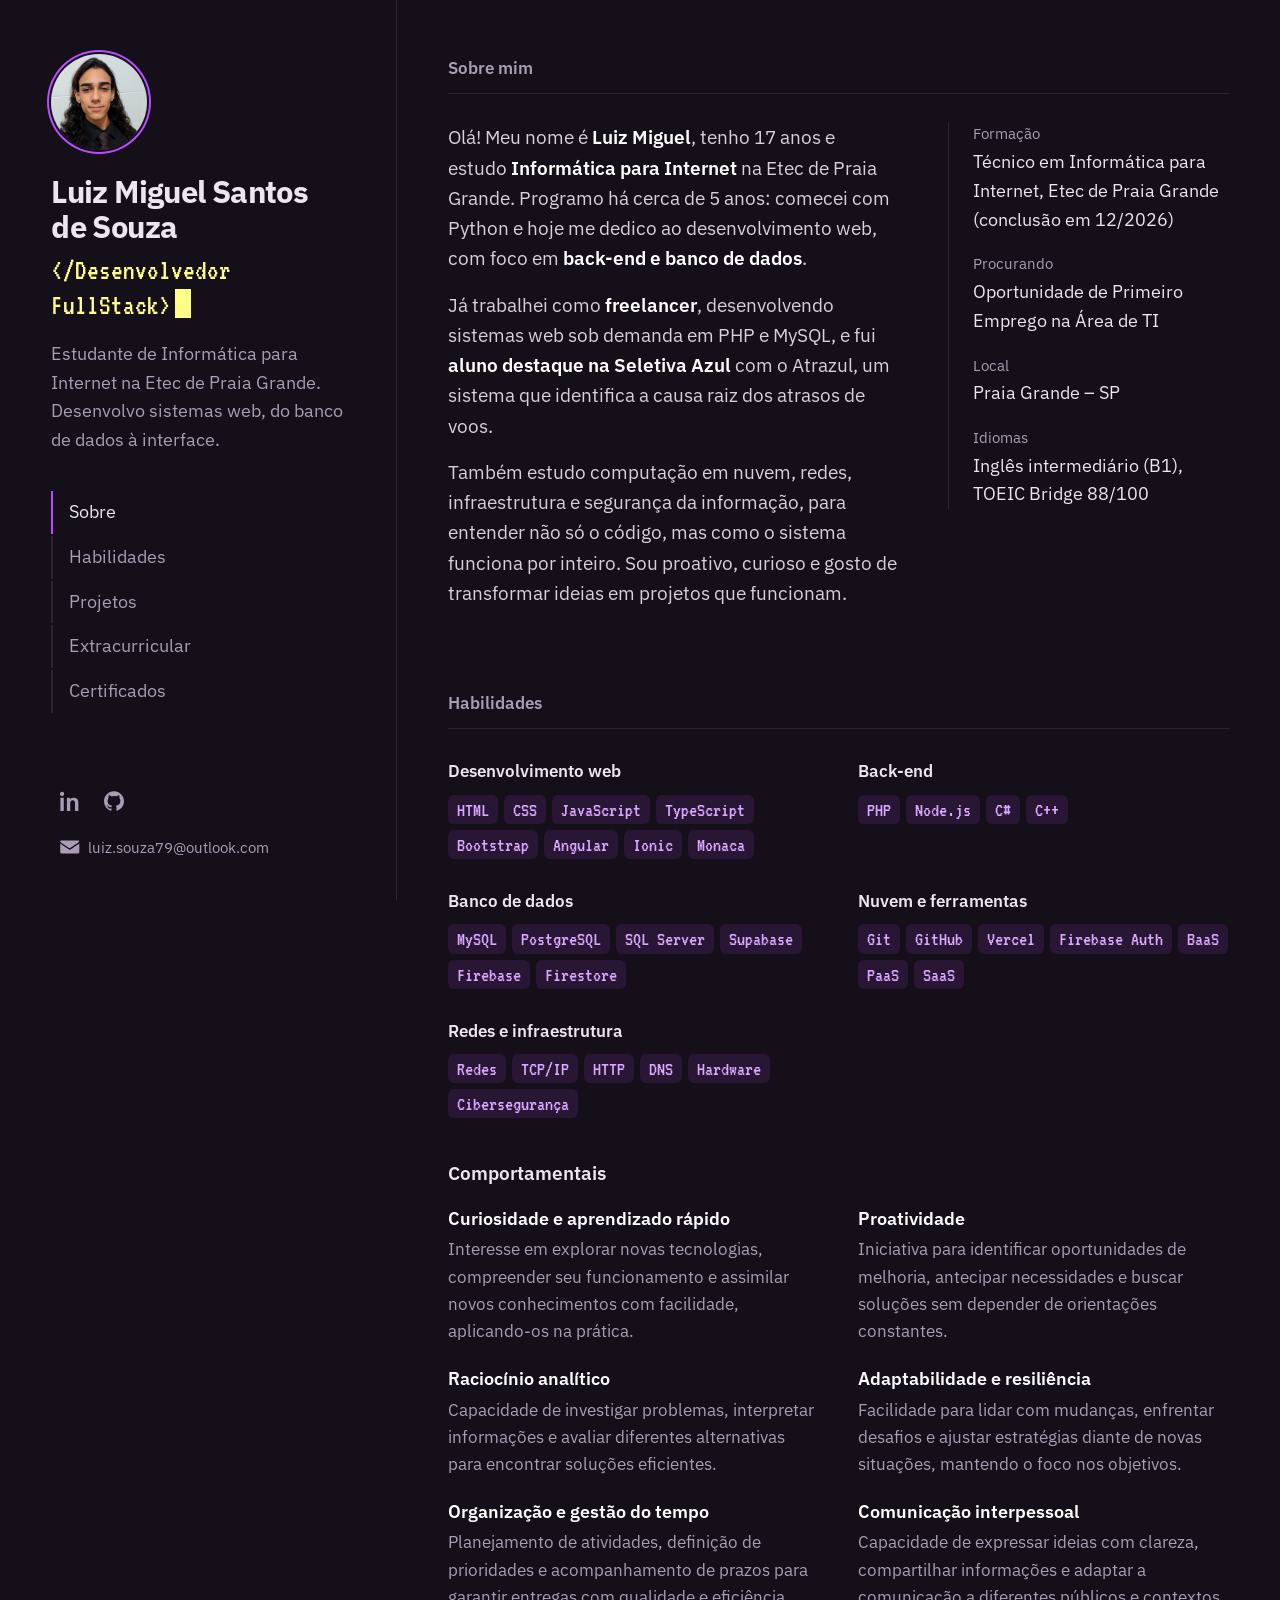
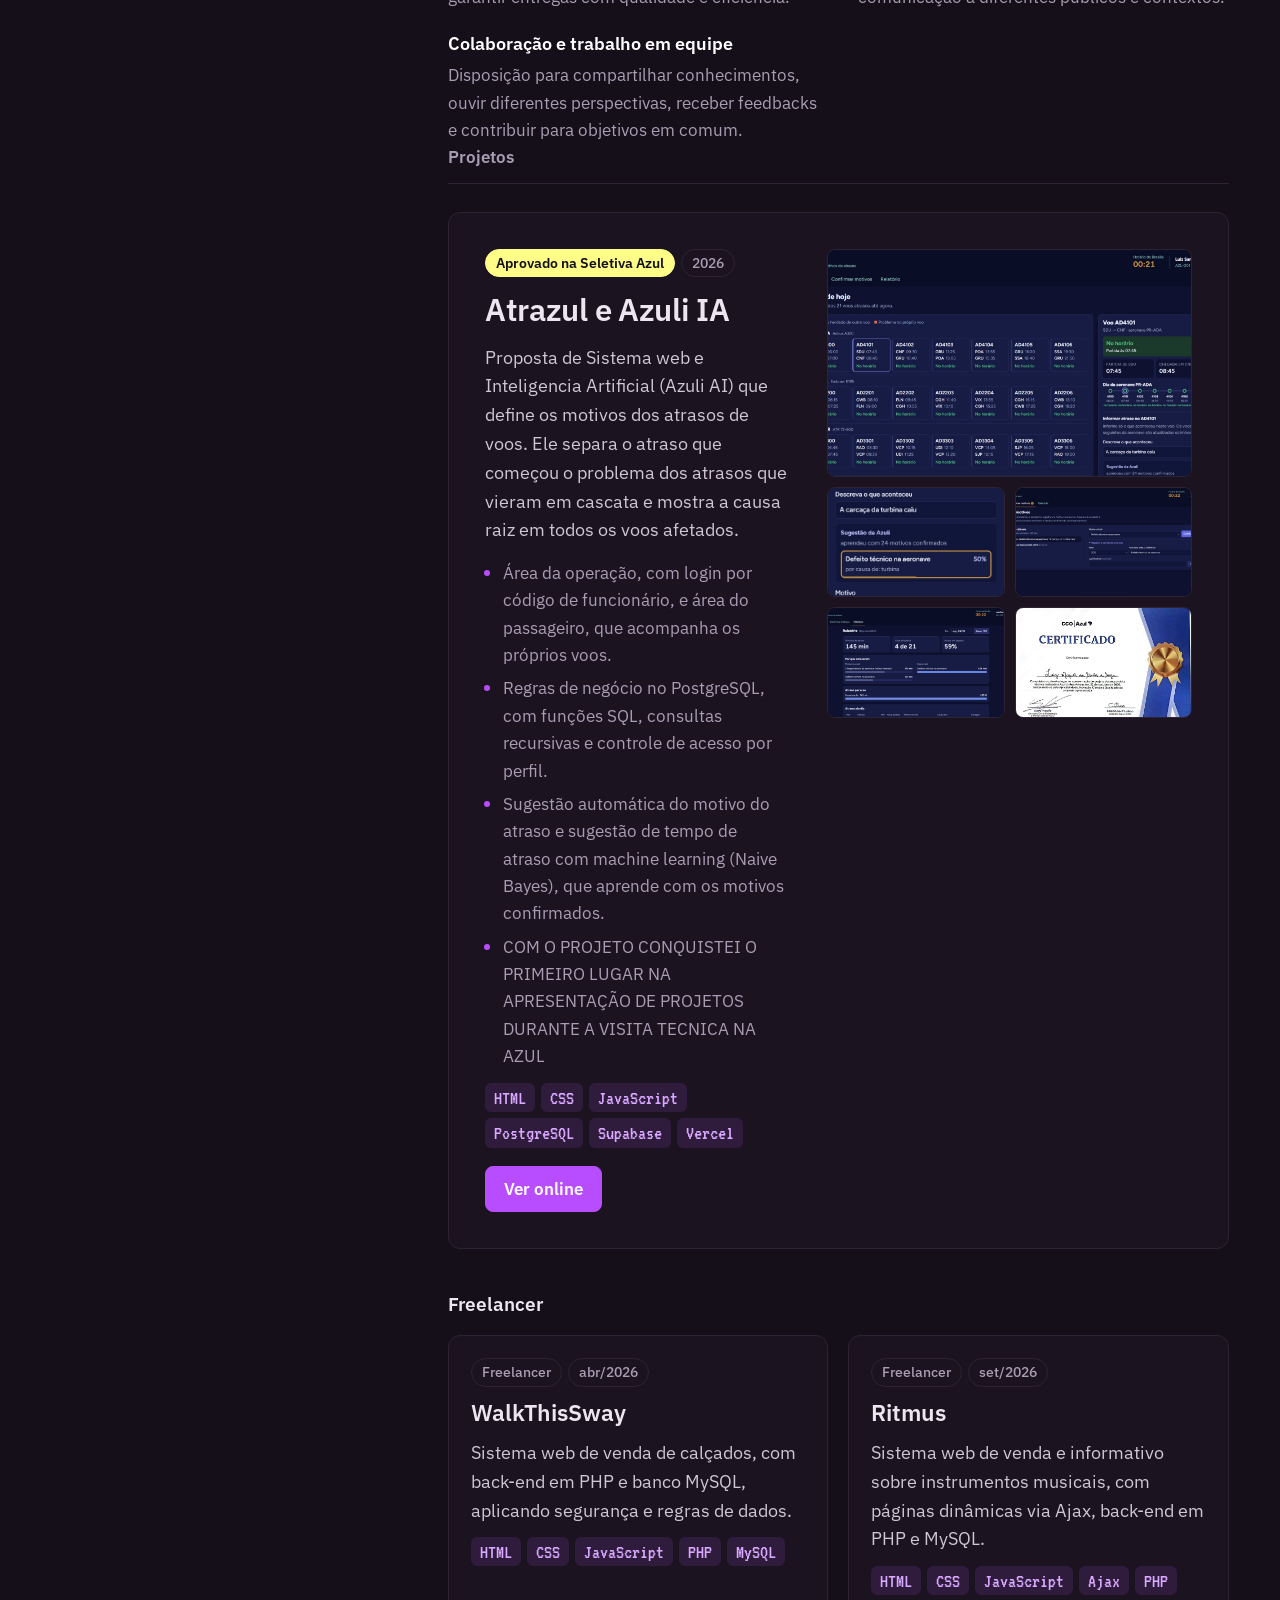
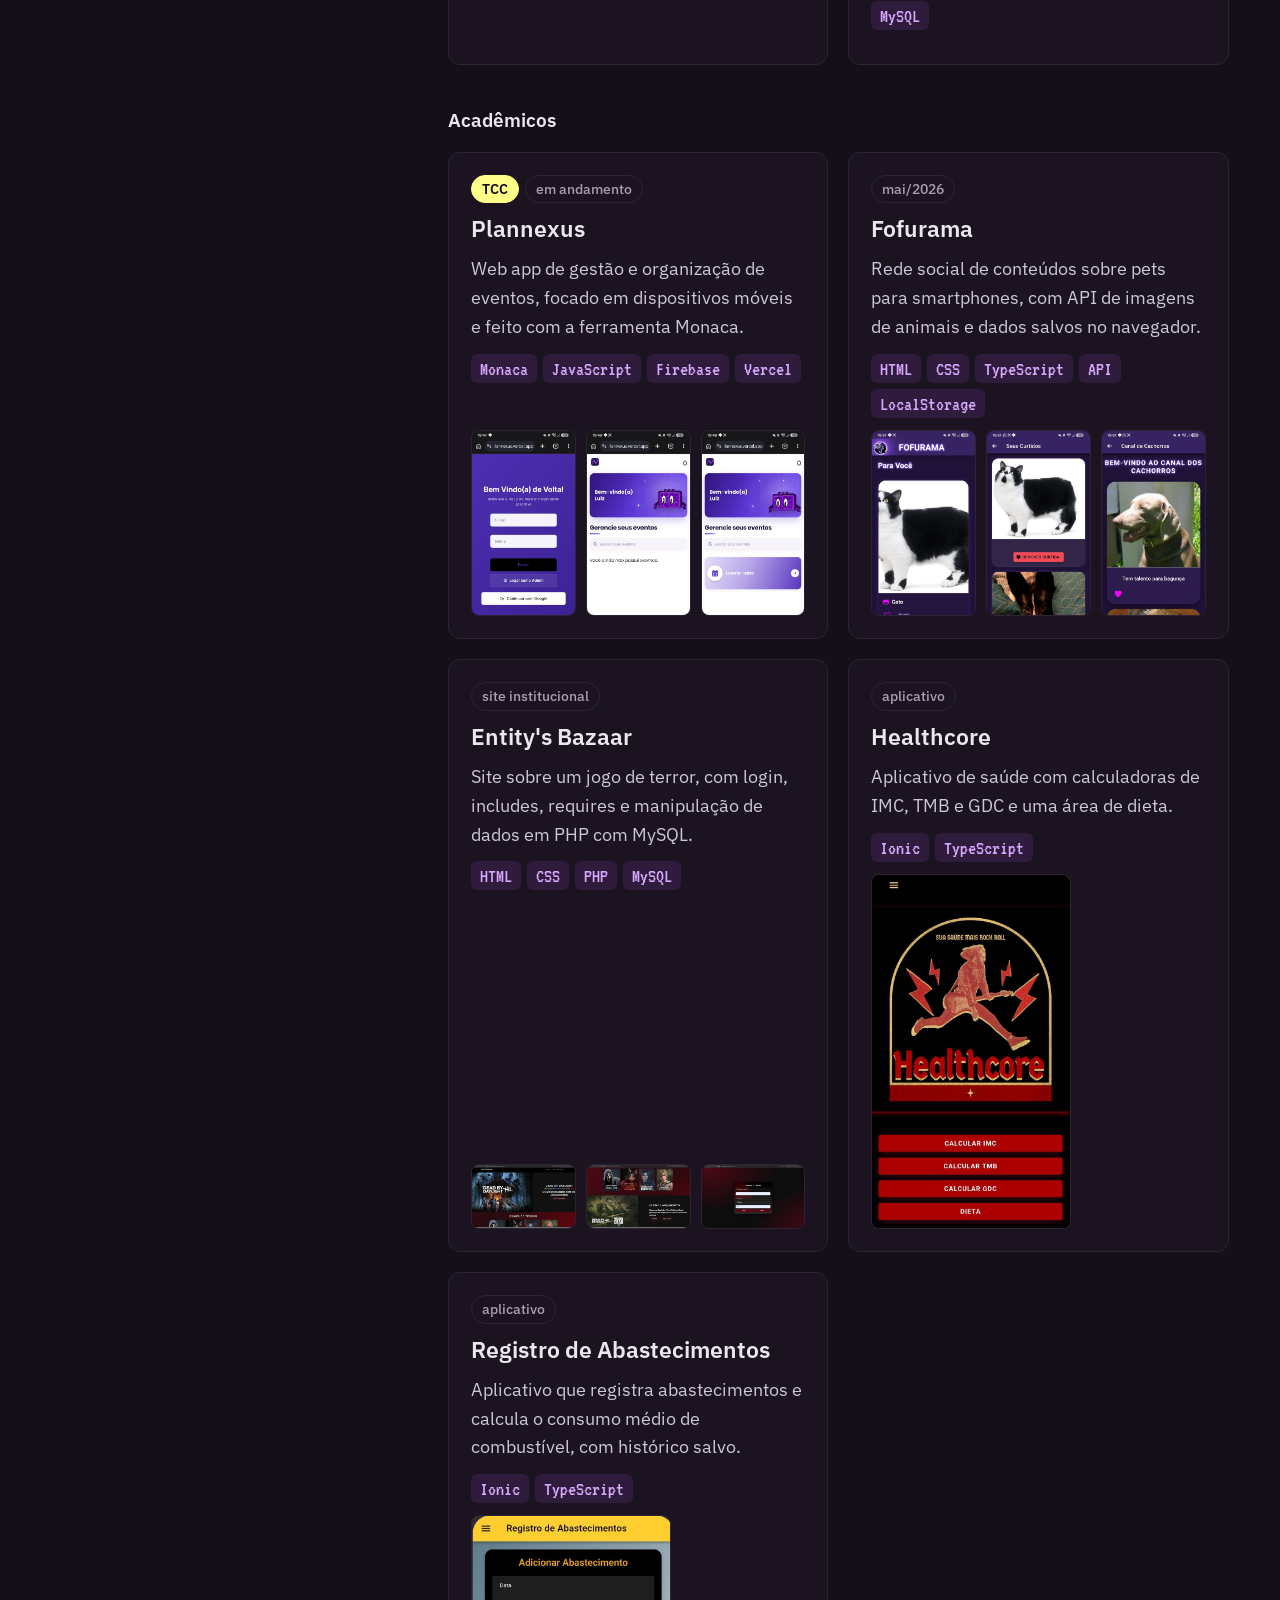
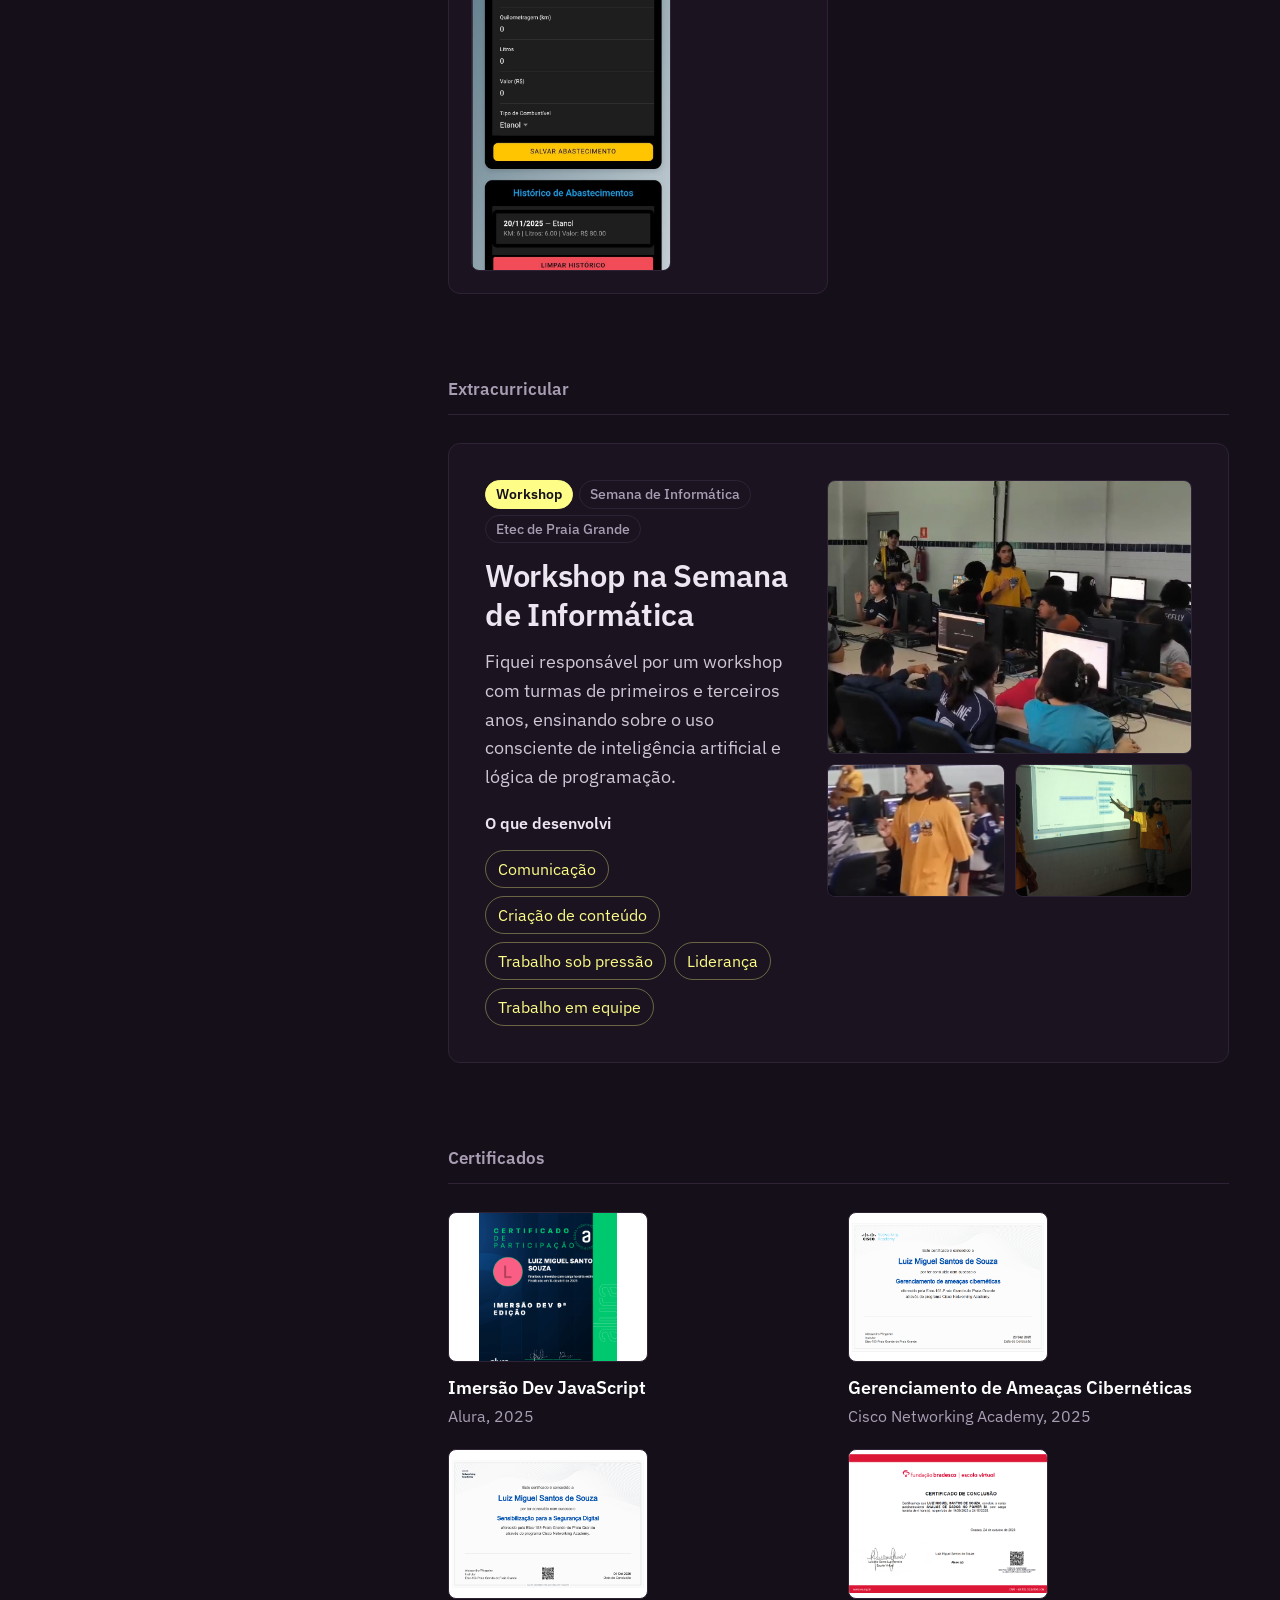
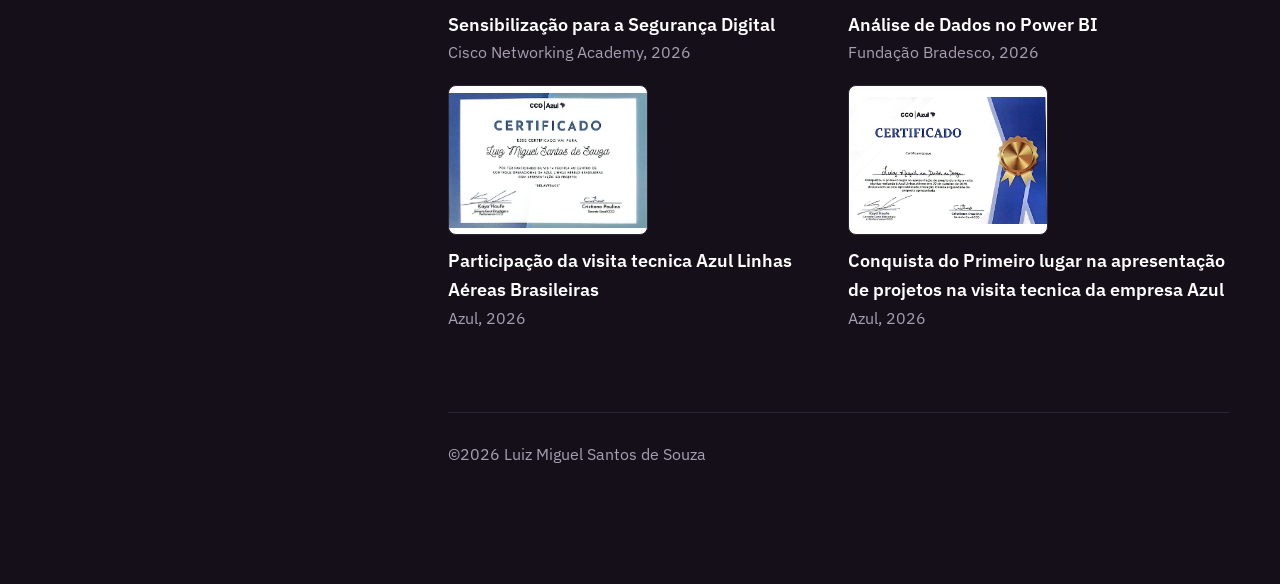
<file: index.html>
<!DOCTYPE html>
<html lang="pt-BR">
<head>
  <meta charset="UTF-8">
  <meta name="viewport" content="width=device-width, initial-scale=1.0">
  <title>Luiz Miguel Santos de Souza · Desenvolvedor</title>
  <meta name="description" content="Portfólio de Luiz Miguel Santos de Souza: projetos, habilidades e contato.">
  <link rel="preconnect" href="https://fonts.googleapis.com">
  <link rel="preconnect" href="https://fonts.gstatic.com" crossorigin>
  <link href="https://fonts.googleapis.com/css2?family=IBM+Plex+Sans:wght@400;500;600;700&family=VT323&display=swap" rel="stylesheet">
  <link rel="stylesheet" href="style/style.css">
</head>
<body>

  <a class="pular" href="#conteudo">Pular para o conteúdo</a>

  <aside class="lateral">
    <div class="lateral-topo">
      <div class="foto" role="img" aria-label="Foto de Luiz Miguel"></div>
      <h1>Luiz Miguel Santos de Souza</h1>
      <p class="cargo">&lt;/Desenvolvedor FullStack&gt;<span class="cursor" aria-hidden="true"></span></p>
      <p class="intro">Estudante de Informática para Internet na Etec de Praia Grande. Desenvolvo sistemas web, do banco de dados à interface.</p>
    </div>

    <nav class="menu" aria-label="Seções">
      <a href="#sobre">Sobre</a>
      <a href="#habilidades">Habilidades</a>
      <a href="#projetos">Projetos</a>
      <a href="#extracurricular">Extracurricular</a>
      <a href="#certificados">Certificados</a>
    </nav>

    <div class="contatos">
      <a href="https://www.linkedin.com/in/luiz-miguel-santos-de-souza-ab2739395" target="_blank" rel="noopener" aria-label="LinkedIn" title="LinkedIn">
        <svg viewBox="0 0 24 24" aria-hidden="true"><path d="M4.98 3.5C4.98 4.88 3.87 6 2.5 6S0 4.88 0 3.5 1.12 1 2.5 1 4.98 2.12 4.98 3.5zM.5 8h4V24h-4V8zm7.5 0h3.83v2.16h.05c.54-1.02 1.87-2.09 3.85-2.09C20.42 8.07 22 10.1 22 13.47V24h-4v-9.21c0-2.2-.79-3.7-2.76-3.7-1.5 0-2.39 1-2.78 1.97-.14.33-.18.79-.18 1.25V24h-4V8z"/></svg>
      </a>
      <a href="https://github.com/LuryDev" target="_blank" rel="noopener" aria-label="GitHub" title="GitHub">
        <svg viewBox="0 0 24 24" aria-hidden="true"><path d="M12 .297c-6.63 0-12 5.373-12 12 0 5.303 3.438 9.8 8.205 11.387.6.113.82-.258.82-.577 0-.285-.011-1.04-.017-2.04-3.338.725-4.042-1.61-4.042-1.61C4.422 18.07 3.633 17.7 3.633 17.7c-1.087-.744.084-.729.084-.729 1.205.084 1.838 1.236 1.838 1.236 1.07 1.835 2.809 1.305 3.495.998.108-.776.42-1.305.763-1.605-2.665-.3-5.466-1.335-5.466-5.932 0-1.31.469-2.38 1.235-3.22-.135-.303-.54-1.523.105-3.176 0 0 1.005-.322 3.3 1.23a11.48 11.48 0 0 1 3.003-.403c1.02.005 2.045.137 3.003.403 2.28-1.552 3.285-1.23 3.285-1.23.645 1.653.24 2.873.12 3.176.765.84 1.23 1.91 1.23 3.22 0 4.61-2.805 5.625-5.475 5.92.42.36.81 1.096.81 2.22 0 1.606-.015 2.896-.015 3.286 0 .315.21.69.825.57C20.565 22.092 24 17.592 24 12.297 24 5.67 18.627.297 12 .297z"/></svg>
      </a>
      <button type="button" id="copiar-email" aria-label="Copiar e-mail" title="Copiar e-mail">
        <svg viewBox="0 0 42 42" aria-hidden="true"><path d="M40.5 31.5v-18S22.3 26.2 20.53 26.859C18.79 26.23.5 13.5.5 13.5v18c0 2.5.53 3 3 3h34c2.529 0 3-.439 3-3zm-.029-21.529c0-1.821-.531-2.471-2.971-2.471h-34c-2.51 0-3 .78-3 2.6l.03.28s18.069 12.44 20 13.12c2.04-.79 19.97-13.4 19.97-13.4l-.029-.129z"/></svg>
        <span class="email-texto">luiz.souza79@outlook.com</span>
      </button>
    </div>
  </aside>

  <main id="conteudo">

    <section id="sobre" class="secao">
      <h2>Sobre mim</h2>
      <div class="sobre">
        <div class="sobre-texto">
          <p>Olá! Meu nome é <strong>Luiz Miguel</strong>, tenho <span id="idade">17</span> anos e estudo <strong>Informática para Internet</strong> na Etec de Praia Grande. Programo há cerca de 5 anos: comecei com Python e hoje me dedico ao desenvolvimento web, com foco em <strong>back-end e banco de dados</strong>.</p>
          <p>Já trabalhei como <strong>freelancer</strong>, desenvolvendo sistemas web sob demanda em PHP e MySQL, e fui <strong>aluno destaque na Seletiva Azul</strong> com o Atrazul, um sistema que identifica a causa raiz dos atrasos de voos.</p>
          <p>Também estudo computação em nuvem, redes, infraestrutura e segurança da informação, para entender não só o código, mas como o sistema funciona por inteiro. Sou proativo, curioso e gosto de transformar ideias em projetos que funcionam.</p>
        </div>
        <dl class="fatos">
          <div><dt>Formação</dt><dd>Técnico em Informática para Internet, Etec de Praia Grande (conclusão em 12/2026)</dd></div>
          <div><dt>Procurando</dt><dd>Oportunidade de Primeiro Emprego na Área de TI</dd></div>
          <div><dt>Local</dt><dd>Praia Grande – SP</dd></div>
          <div><dt>Idiomas</dt><dd>Inglês intermediário (B1), TOEIC Bridge 88/100</dd></div>
        </dl>
      </div>
    </section>

    <section id="habilidades" class="secao">
      <h2>Habilidades</h2>

      <div class="habilidades">
        <div class="grupo">
          <h3>Desenvolvimento web</h3>
          <ul class="techs"><li>HTML</li><li>CSS</li><li>JavaScript</li><li>TypeScript</li><li>Bootstrap</li><li>Angular</li><li>Ionic</li><li>Monaca</li></ul>
        </div>
        <div class="grupo">
          <h3>Back-end</h3>
          <ul class="techs"><li>PHP</li><li>Node.js</li><li>C#</li><li>C++</li></ul>
        </div>
        <div class="grupo">
          <h3>Banco de dados</h3>
          <ul class="techs"><li>MySQL</li><li>PostgreSQL</li><li>SQL Server</li><li>Supabase</li><li>Firebase</li><li>Firestore</li></ul>
        </div>
        <div class="grupo">
          <h3>Nuvem e ferramentas</h3>
          <ul class="techs"><li>Git</li><li>GitHub</li><li>Vercel</li><li>Firebase Auth</li><li>BaaS</li><li>PaaS</li><li>SaaS</li></ul>
        </div>
        <div class="grupo">
          <h3>Redes e infraestrutura</h3>
          <ul class="techs"><li>Redes</li><li>TCP/IP</li><li>HTTP</li><li>DNS</li><li>Hardware</li><li>Cibersegurança</li></ul>
        </div>
      </div>

<h3 class="subtitulo">Comportamentais</h3>
<ul class="soft">
  <li>
    <strong>Curiosidade e aprendizado rápido</strong>
    <span>Interesse em explorar novas tecnologias, compreender seu funcionamento e assimilar novos conhecimentos com facilidade, aplicando-os na prática.</span>
  </li>
  <li>
    <strong>Proatividade</strong>
    <span>Iniciativa para identificar oportunidades de melhoria, antecipar necessidades e buscar soluções sem depender de orientações constantes.</span>
  </li>
  <li>
    <strong>Raciocínio analítico</strong>
    <span>Capacidade de investigar problemas, interpretar informações e avaliar diferentes alternativas para encontrar soluções eficientes.</span>
  </li>
  <li>
    <strong>Adaptabilidade e resiliência</strong>
    <span>Facilidade para lidar com mudanças, enfrentar desafios e ajustar estratégias diante de novas situações, mantendo o foco nos objetivos.</span>
  </li>
  <li>
    <strong>Organização e gestão do tempo</strong>
    <span>Planejamento de atividades, definição de prioridades e acompanhamento de prazos para garantir entregas com qualidade e eficiência.</span>
  </li>
  <li>
    <strong>Comunicação interpessoal</strong>
    <span>Capacidade de expressar ideias com clareza, compartilhar informações e adaptar a comunicação a diferentes públicos e contextos.</span>
  </li>
  <li>
    <strong>Colaboração e trabalho em equipe</strong>
    <span>Disposição para compartilhar conhecimentos, ouvir diferentes perspectivas, receber feedbacks e contribuir para objetivos em comum.</span>
  </li>
</ul>

    <section id="projetos" class="secao">
      <h2>Projetos</h2>

      <article class="projeto destaque">
        <div class="projeto-info">
          <p class="selos"><span class="selo forte">Aprovado na Seletiva Azul</span><span class="selo">2026</span></p>
          <h3>Atrazul e Azuli IA</h3>
          <p class="resumo">Proposta de Sistema web e Inteligencia Artificial (Azuli AI) que define os motivos dos atrasos de voos. Ele separa o atraso que começou o problema dos atrasos que vieram em cascata e mostra a causa raiz em todos os voos afetados.</p>
          <ul class="pontos">
            <li>Área da operação, com login por código de funcionário, e área do passageiro, que acompanha os próprios voos.</li>
            <li>Regras de negócio no PostgreSQL, com funções SQL, consultas recursivas e controle de acesso por perfil.</li>
            <li>Sugestão automática do motivo do atraso e sugestão de tempo de atraso com machine learning (Naive Bayes), que aprende com os motivos confirmados.</li>
            <li>COM O PROJETO CONQUISTEI O PRIMEIRO LUGAR NA APRESENTAÇÃO DE PROJETOS DURANTE A VISITA TECNICA NA AZUL</li>
          </ul>
          <ul class="techs"><li>HTML</li><li>CSS</li><li>JavaScript</li><li>PostgreSQL</li><li>Supabase</li><li>Vercel</li></ul>
          <p class="links">
            <a class="botao" href="https://atrazul.vercel.app" target="_blank" rel="noopener">Ver online</a>
          </p>
        </div>
        <div class="prints" data-formato="tela">
          <figure class="print"><img src="projetos/delay1.jpeg" alt="DelayTrack, tela 1" loading="lazy"></figure>
          <figure class="print"><img src="projetos/delay2.jpeg" alt="DelayTrack, tela 2" loading="lazy"></figure>
          <figure class="print"><img src="projetos/delay3.jpeg" alt="DelayTrack, tela 3" loading="lazy"></figure>
          <figure class="print"><img src="projetos/delay4.jpeg" alt="DelayTrack, tela 4" loading="lazy"></figure>
          <figure class="print"><img src="projetos/certificadoAzul.png" alt="DelayTrack, tela 5" loading="lazy"></figure>
        </div>
      </article>

      <h3 class="subtitulo">Freelancer</h3>
      <div class="grade">
        <article class="projeto">
          <p class="selos"><span class="selo">Freelancer</span><span class="selo">abr/2026</span></p>
          <h3>WalkThisSway</h3>
          <p class="resumo">Sistema web de venda de calçados, com back-end em PHP e banco MySQL, aplicando segurança e regras de dados.</p>
          <ul class="techs"><li>HTML</li><li>CSS</li><li>JavaScript</li><li>PHP</li><li>MySQL</li></ul>
          <div class="prints" data-formato="tela">
          </div>
        </article>

        <article class="projeto">
          <p class="selos"><span class="selo">Freelancer</span><span class="selo">set/2026</span></p>
          <h3>Ritmus</h3>
          <p class="resumo">Sistema web de venda e informativo sobre instrumentos musicais, com páginas dinâmicas via Ajax, back-end em PHP e MySQL.</p>
          <ul class="techs"><li>HTML</li><li>CSS</li><li>JavaScript</li><li>Ajax</li><li>PHP</li><li>MySQL</li></ul>
          <div class="prints" data-formato="tela">
          </div>
        </article>
      </div>

      <h3 class="subtitulo">Acadêmicos</h3>
      <div class="grade">
        <article class="projeto">
          <p class="selos"><span class="selo forte">TCC</span><span class="selo">em andamento</span></p>
          <h3>Plannexus</h3>
          <p class="resumo">Web app de gestão e organização de eventos, focado em dispositivos móveis e feito com a ferramenta Monaca.</p>
          <ul class="techs"><li>Monaca</li><li>JavaScript</li><li>Firebase</li><li>Vercel</li></ul>
          <div class="prints" data-formato="celular">
            <figure class="print"><img src="projetos/plannexus1.jpeg" alt="Plannexus, tela 1" loading="lazy"></figure>
            <figure class="print"><img src="projetos/plannexus2.jpeg" alt="Plannexus, tela 2" loading="lazy"></figure>
            <figure class="print"><img src="projetos/plannexus3.jpeg" alt="Plannexus, tela 3" loading="lazy"></figure>
          </div>
        </article>

        <article class="projeto">
          <p class="selos"><span class="selo">mai/2026</span></p>
          <h3>Fofurama</h3>
          <p class="resumo">Rede social de conteúdos sobre pets para smartphones, com API de imagens de animais e dados salvos no navegador.</p>
          <ul class="techs"><li>HTML</li><li>CSS</li><li>TypeScript</li><li>API</li><li>LocalStorage</li></ul>
          <div class="prints" data-formato="celular">
            <figure class="print"><img src="projetos/fofu1.jpeg" alt="Fofurama, tela 1" loading="lazy"></figure>
            <figure class="print"><img src="projetos/fofu2.jpeg" alt="Fofurama, tela 2" loading="lazy"></figure>
            <figure class="print"><img src="projetos/fofu3.jpeg" alt="Fofurama, tela 3" loading="lazy"></figure>
          </div>
        </article>

        <article class="projeto">
          <p class="selos"><span class="selo">site institucional</span></p>
          <h3>Entity's Bazaar</h3>
          <p class="resumo">Site sobre um jogo de terror, com login, includes, requires e manipulação de dados em PHP com MySQL.</p>
          <ul class="techs"><li>HTML</li><li>CSS</li><li>PHP</li><li>MySQL</li></ul>
          <div class="prints" data-formato="tela">
            <figure class="print"><img src="projetos/Entitys1.png" alt="Entity's Bazaar, página inicial" loading="lazy"></figure>
            <figure class="print"><img src="projetos/Entitys2.png" alt="Entity's Bazaar, tela 2" loading="lazy"></figure>
            <figure class="print"><img src="projetos/Entitys4.png" alt="Entity's Bazaar, tela 3" loading="lazy"></figure>
          </div>
        </article>

        <article class="projeto">
          <p class="selos"><span class="selo">aplicativo</span></p>
          <h3>Healthcore</h3>
          <p class="resumo">Aplicativo de saúde com calculadoras de IMC, TMB e GDC e uma área de dieta.</p>
          <ul class="techs"><li>Ionic</li><li>TypeScript</li></ul>
          <div class="prints" data-formato="celular">
            <figure class="print"><img src="projetos/health.jpg" alt="Healthcore, tela inicial" loading="lazy"></figure>
          </div>
        </article>

        <article class="projeto">
          <p class="selos"><span class="selo">aplicativo</span></p>
          <h3>Registro de Abastecimentos</h3>
          <p class="resumo">Aplicativo que registra abastecimentos e calcula o consumo médio de combustível, com histórico salvo.</p>
          <ul class="techs"><li>Ionic</li><li>TypeScript</li></ul>
          <div class="prints" data-formato="celular">
            <figure class="print"><img src="projetos/combus.jpg" alt="Registro de Abastecimentos, tela inicial" loading="lazy"></figure>
          </div>
        </article>
      </div>
    </section>

    <section id="extracurricular" class="secao">
      <h2>Extracurricular</h2>
      <article class="projeto destaque">
        <div class="projeto-info">
          <p class="selos"><span class="selo forte">Workshop</span><span class="selo">Semana de Informática</span><span class="selo">Etec de Praia Grande</span></p>
          <h3>Workshop na Semana de Informática</h3>
          <p class="resumo">Fiquei responsável por um workshop com turmas de primeiros e terceiros anos, ensinando sobre o uso consciente de inteligência artificial e lógica de programação.</p>
          <p class="rotulo">O que desenvolvi</p>
          <ul class="competencias"><li>Comunicação</li><li>Criação de conteúdo</li><li>Trabalho sob pressão</li><li>Liderança</li><li>Trabalho em equipe</li></ul>
        </div>
        <div class="prints" data-formato="foto" data-tipo="foto">
          <figure class="print"><img src="projetos/work1.jpeg" alt="Workshop na Semana de Informática, foto 1" loading="lazy"></figure>
          <figure class="print"><img src="projetos/work2.jpeg" alt="Workshop na Semana de Informática, foto 2" loading="lazy"></figure>
          <figure class="print"><img src="projetos/work3.jpeg" alt="Workshop na Semana de Informática, foto 3" loading="lazy"></figure>
        </div>
      </article>
    </section>

    <section id="certificados" class="secao">
      <h2>Certificados</h2>
      <div class="grade certificados">
        <figure class="certificado">
          <div class="prints" data-formato="livre"><div class="print"><img src="projetos/imersaodev.png" alt="Certificado Imersão Dev JavaScript" loading="lazy"></div></div>
          <figcaption><strong>Imersão Dev JavaScript</strong><span>Alura, 2025</span></figcaption>
        </figure>
        <figure class="certificado">
          <div class="prints" data-formato="livre"><div class="print"><img src="projetos/certificadoCisco.png" alt="Certificado Cisco Gerenciamento de Ameaças Cibernéticas" loading="lazy"></div></div>
          <figcaption><strong>Gerenciamento de Ameaças Cibernéticas</strong><span>Cisco Networking Academy, 2025</span></figcaption>
        </figure>
        <figure class="certificado">
          <div class="prints" data-formato="livre"><div class="print"><img src="projetos/certificadoCiscoSeguranca.png" alt="Certificado Cisco Sensibilização para a Segurança Digital" loading="lazy"></div></div>
          <figcaption><strong>Sensibilização para a Segurança Digital</strong><span>Cisco Networking Academy, 2026</span></figcaption>
        </figure>
                <figure class="certificado">
          <div class="prints" data-formato="livre"><div class="print"><img src="projetos/certificadopowerbi.png" alt="Certificado Cisco Sensibilização para a Segurança Digital" loading="lazy"></div></div>
          <figcaption><strong>Análise de Dados no Power BI</strong><span>Fundação Bradesco, 2026</span></figcaption>
        </figure>
                <figure class="certificado">
          <div class="prints" data-formato="livre"><div class="print"><img src="projetos/certificadoAzul1.png" alt="Certificado Azul" loading="lazy"></div></div>
          <figcaption><strong>Participação da visita tecnica Azul Linhas Aéreas Brasileiras</strong><span>Azul, 2026</span></figcaption>
        </figure>
                </figure>
                <figure class="certificado">
          <div class="prints" data-formato="livre"><div class="print"><img src="projetos/certificadoAzul.png" alt="Certificado Azul" loading="lazy"></div></div>
          <figcaption><strong>Conquista do Primeiro lugar na apresentação de projetos na visita tecnica da empresa Azul</strong><span>Azul, 2026</span></figcaption>
        </figure>
      </div>
    </section>

    <footer>©<span class="ano">2026</span> Luiz Miguel Santos de Souza</footer>
  </main>

  <div class="lightbox" id="lightbox" hidden>
    <button class="lightbox-fechar" type="button" aria-label="Fechar">×</button>
    <img alt="">
  </div>

  <div class="aviso" id="aviso" role="status" hidden></div>

  <script src="script/script.js"></script>
</body>
</html>
</file>
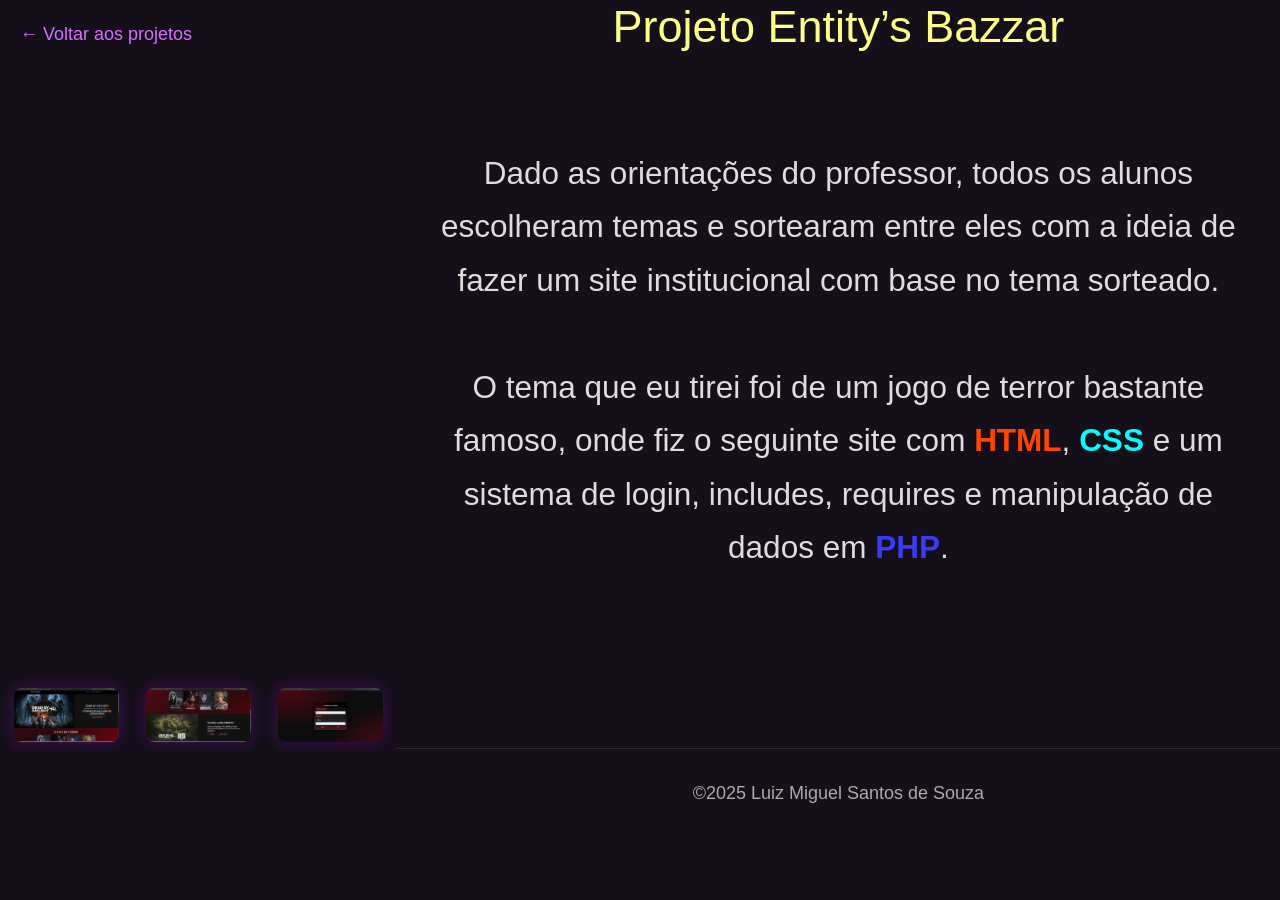
<file: entitys.html>
<!DOCTYPE html>
<html lang="pt-BR">
<head>
  <meta charset="UTF-8">
  <meta name="viewport" content="width=device-width, initial-scale=1.0">
  <title>Entity’s Bazzar · Luiz Miguel</title>
  <link href="https://cdn.jsdelivr.net/npm/bootstrap@5.3.8/dist/css/bootstrap.min.css" rel="stylesheet" integrity="sha384-sRIl4kxILFvY47J16cr9ZwB07vP4J8+LH7qKQnuqkuIAvNWLzeN8tE5YBujZqJLB" crossorigin="anonymous">
  <link rel="stylesheet" href="style/style.css">
  <link href="https://fonts.googleapis.com/css2?family=VT323&display=swap" rel="stylesheet">
  <style>
    body {
      background-color: #150f19;
      color: #fff;
      text-align: center;
      font-family: "Poppins", sans-serif;
      overflow-x: hidden;
    }

    h1 {
      color: #FDFD87;
      margin-bottom: 30px;
    }

    h3 {
      font-weight: 400;
      color: #ddd;
      line-height: 1.7;
      margin: 0 20px 50px;
    }

    footer {
      margin-top: 60px;
      font-size: 1em;
      color: #aaa;
      padding: 30px 0;
      border-top: 1px solid rgba(255,255,255,0.1);
    }

    img {
      border-radius: 8px;
      box-shadow: 0 0 15px rgba(179, 0, 255, 0.3);
      transition: transform 0.3s ease;
    }

    img:hover {
      transform: scale(1.03);
    }

    .container {
      max-width: 1200px;
    }
  </style>
</head>
<body>

  <a href="projetos.html" style="position:absolute; left:20px; top:20px; color:#d470ff; text-decoration:none;">&larr; Voltar aos projetos</a>
  <br><br>
  <header>
    <h1>Projeto Entity’s Bazzar</h1>
  </header>
  <br>

  <h3>
    Dado as orientações do professor, todos os alunos escolheram temas e sortearam entre eles
    com a ideia de fazer um site institucional com base no tema sorteado.<br><br>
    O tema que eu tirei foi de um jogo de terror bastante famoso, onde fiz o seguinte site com
    <strong style="color: orangered;">HTML</strong>, 
    <strong style="color: aqua;">CSS</strong> e um sistema de login, includes, requires e manipulação de dados em 
    <strong style="color: rgb(59, 59, 245);">PHP</strong>.
  </h3>

  <div class="container text-center">
    <div class="row g-4">
      <div class="col-12 col-md-4">
        <img src="projetos/Entitys1.png" alt="Entitys Bazzar tela 1" class="img-fluid">
      </div>
      <div class="col-12 col-md-4">
        <img src="projetos/Entitys2.png" alt="Entitys Bazzar tela 2" class="img-fluid">
      </div>
      <div class="col-12 col-md-4">
        <img src="projetos/Entitys4.png" alt="Entitys Bazzar tela 3" class="img-fluid">
      </div>
    </div>
  </div>

  <footer>
    ©2025 Luiz Miguel Santos de Souza
  </footer>

  <script src="script/script.js"></script>
  <script src="https://cdn.jsdelivr.net/npm/bootstrap@5.3.8/dist/js/bootstrap.bundle.min.js" integrity="sha384-FKyoEForCGlyvwx9Hj09JcYn3nv7wiPVlz7YYwJrWVcXK/BmnVDxM+D2scQbITxI" crossorigin="anonymous"></script>
</body>
</html>
</file>
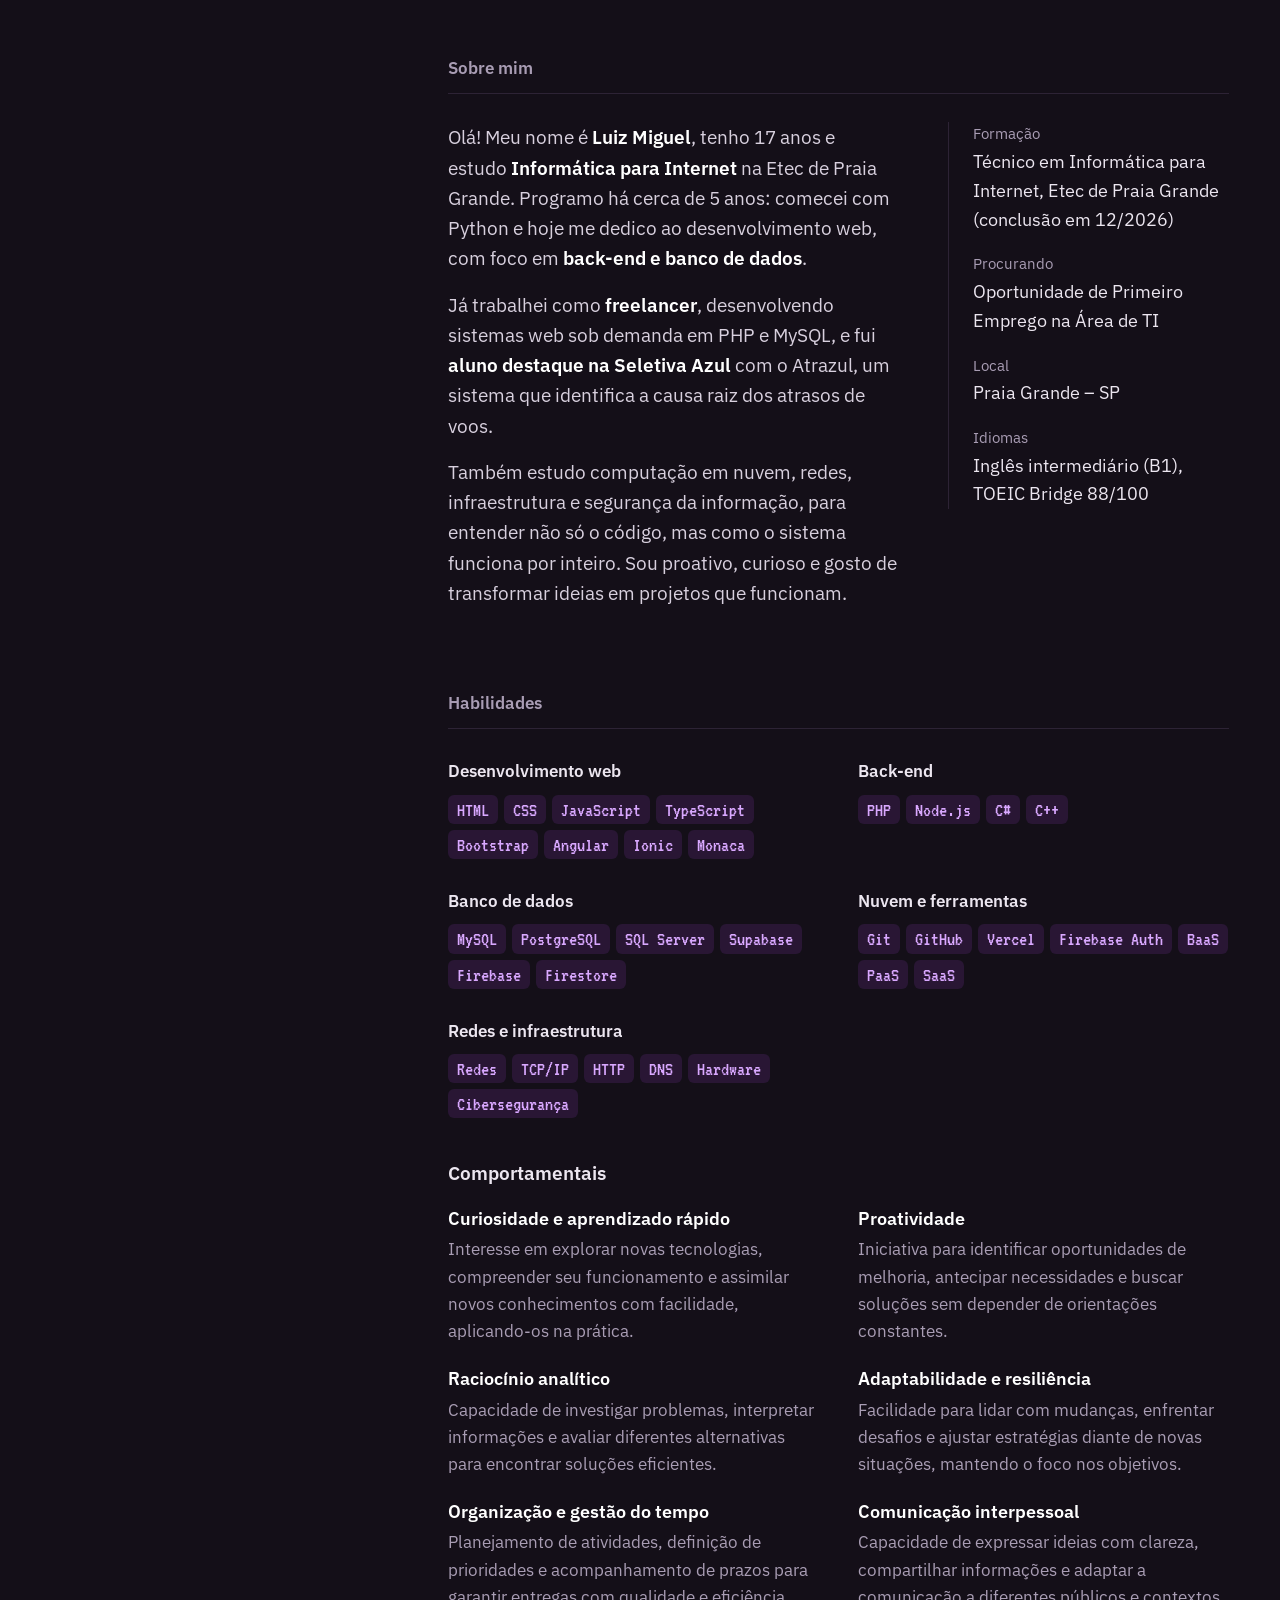
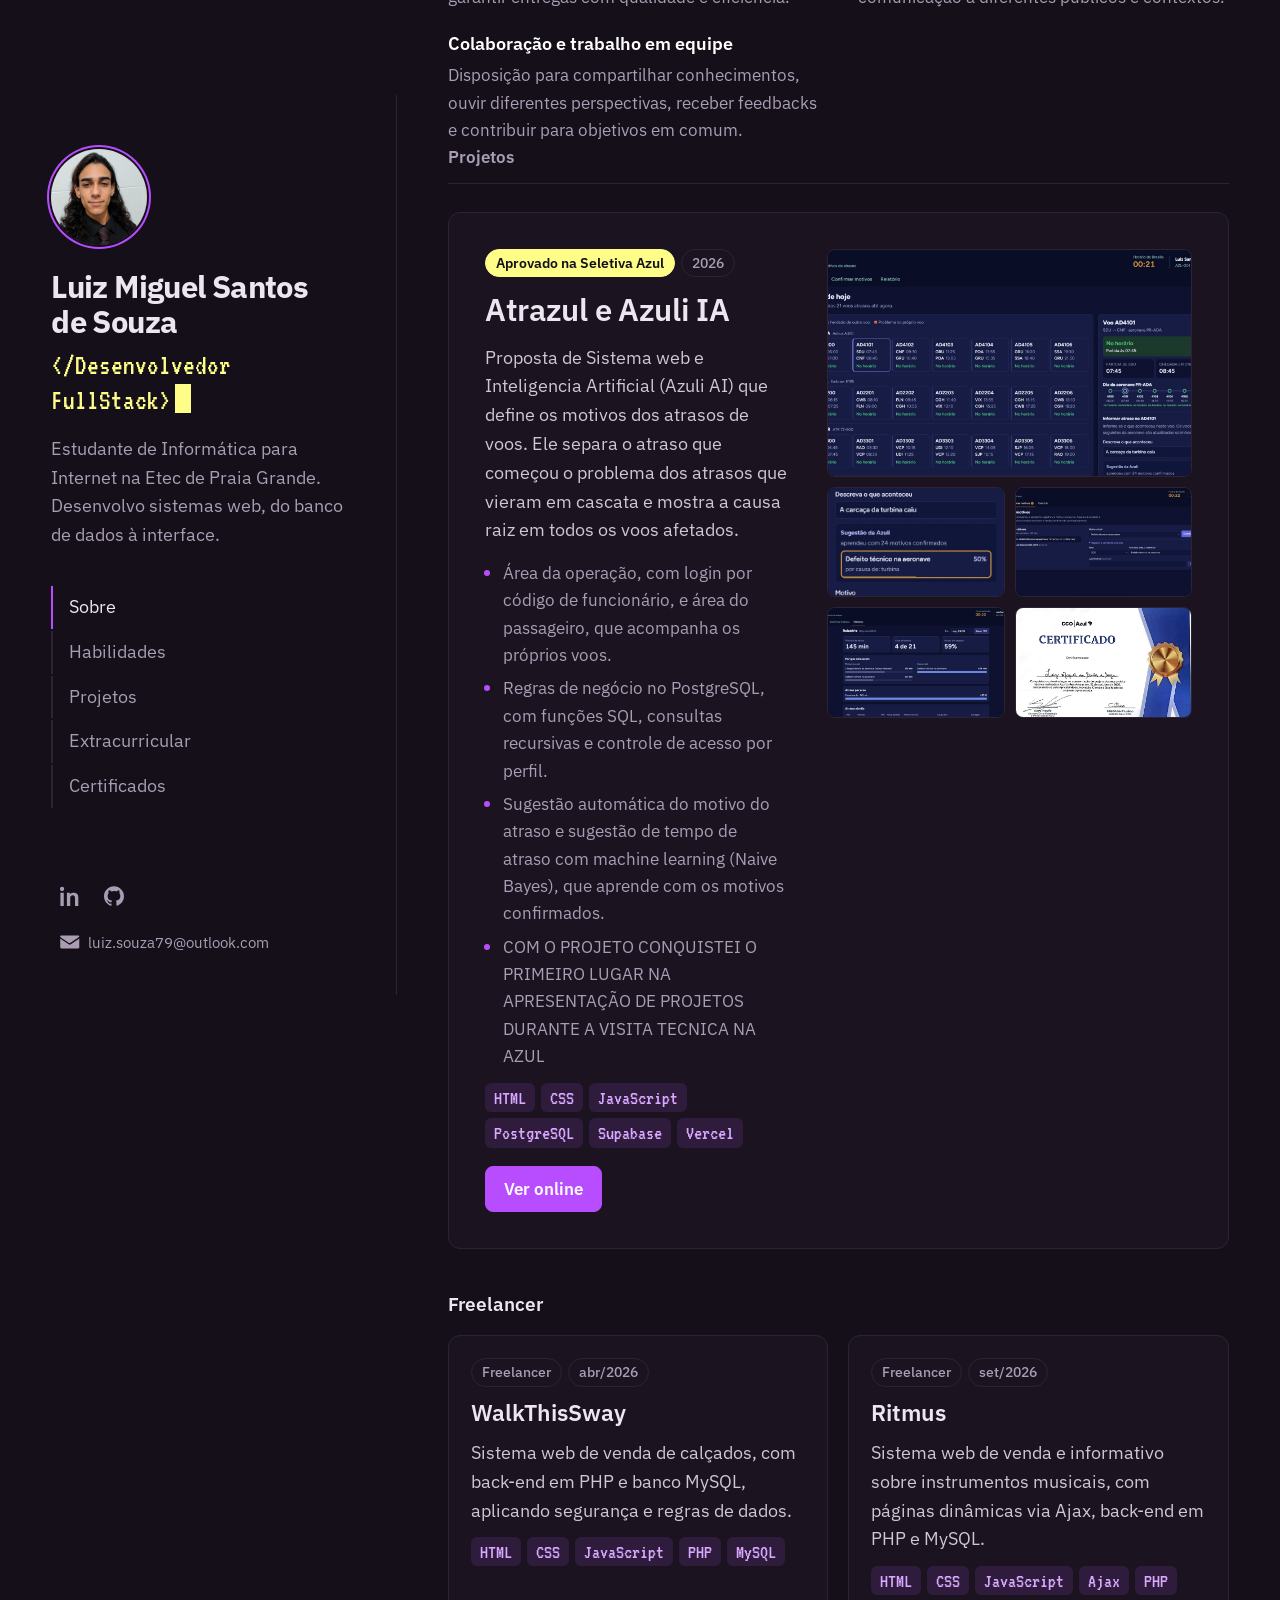
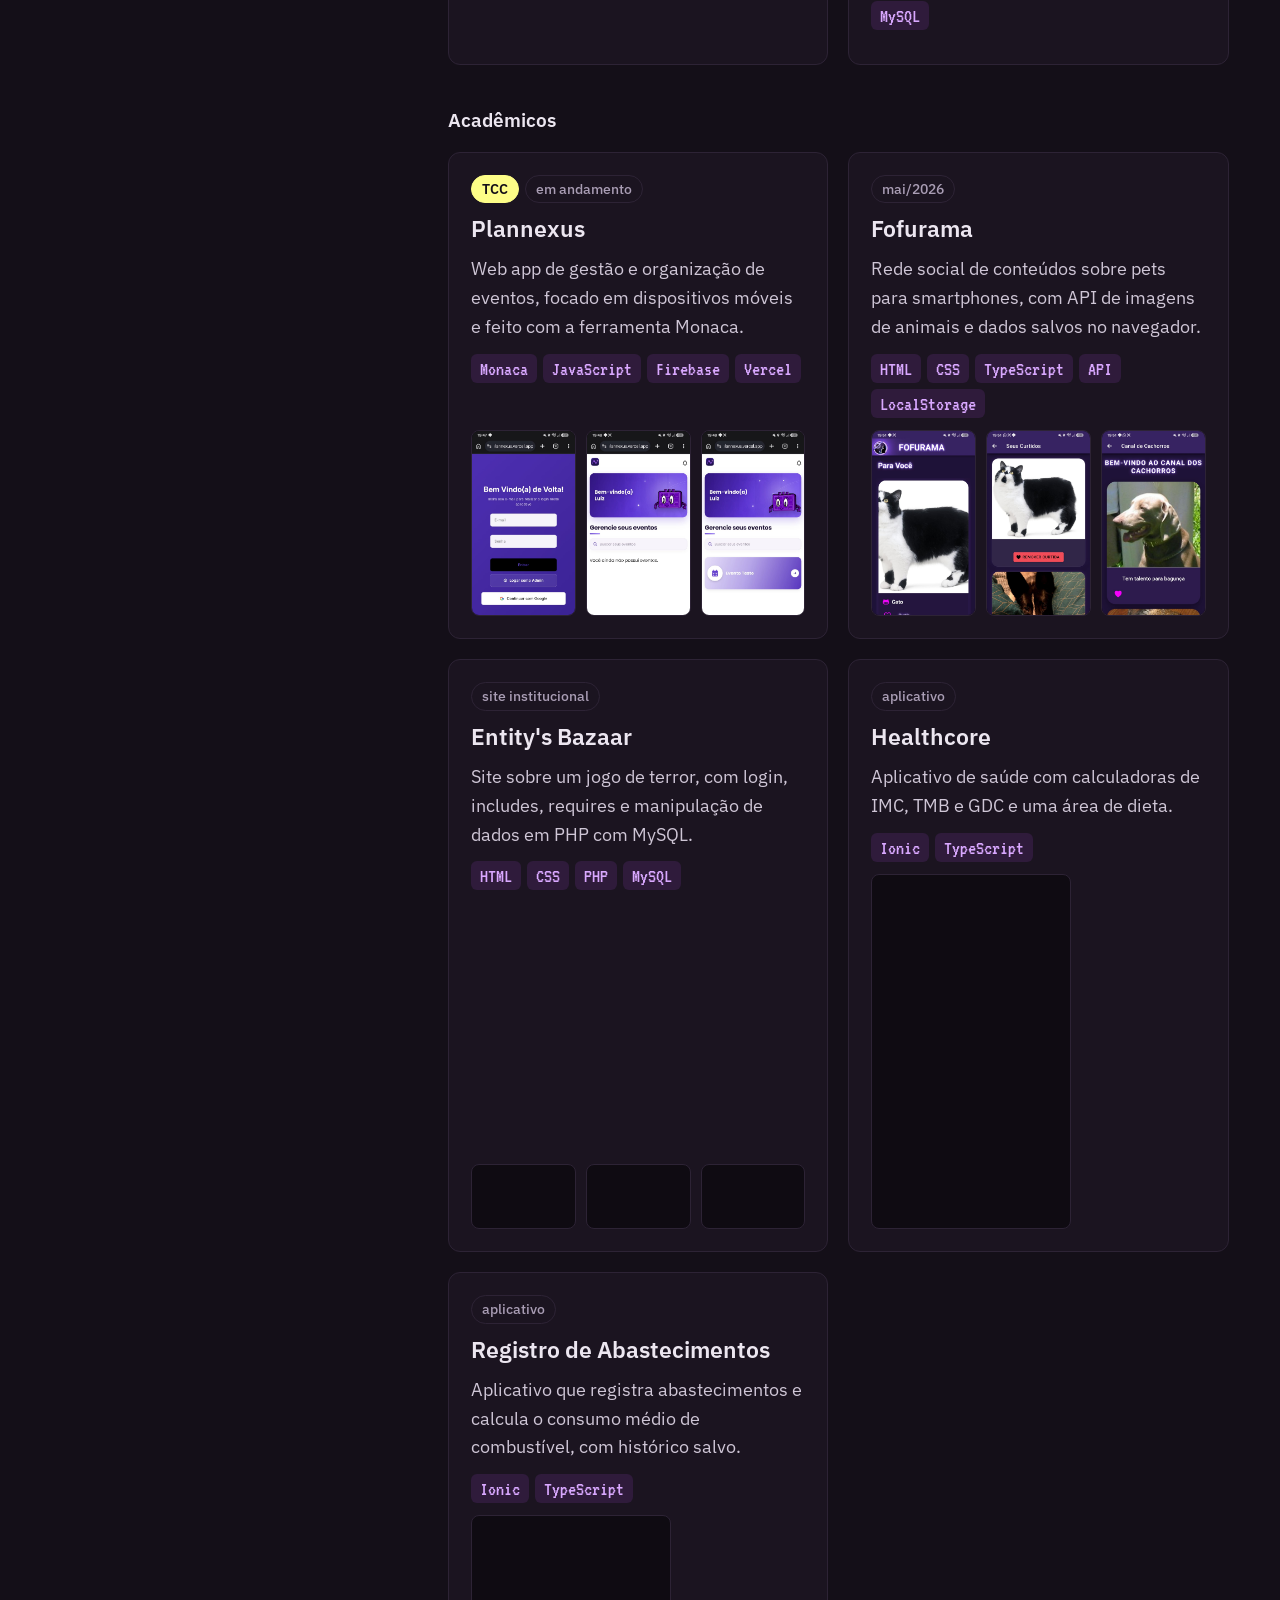
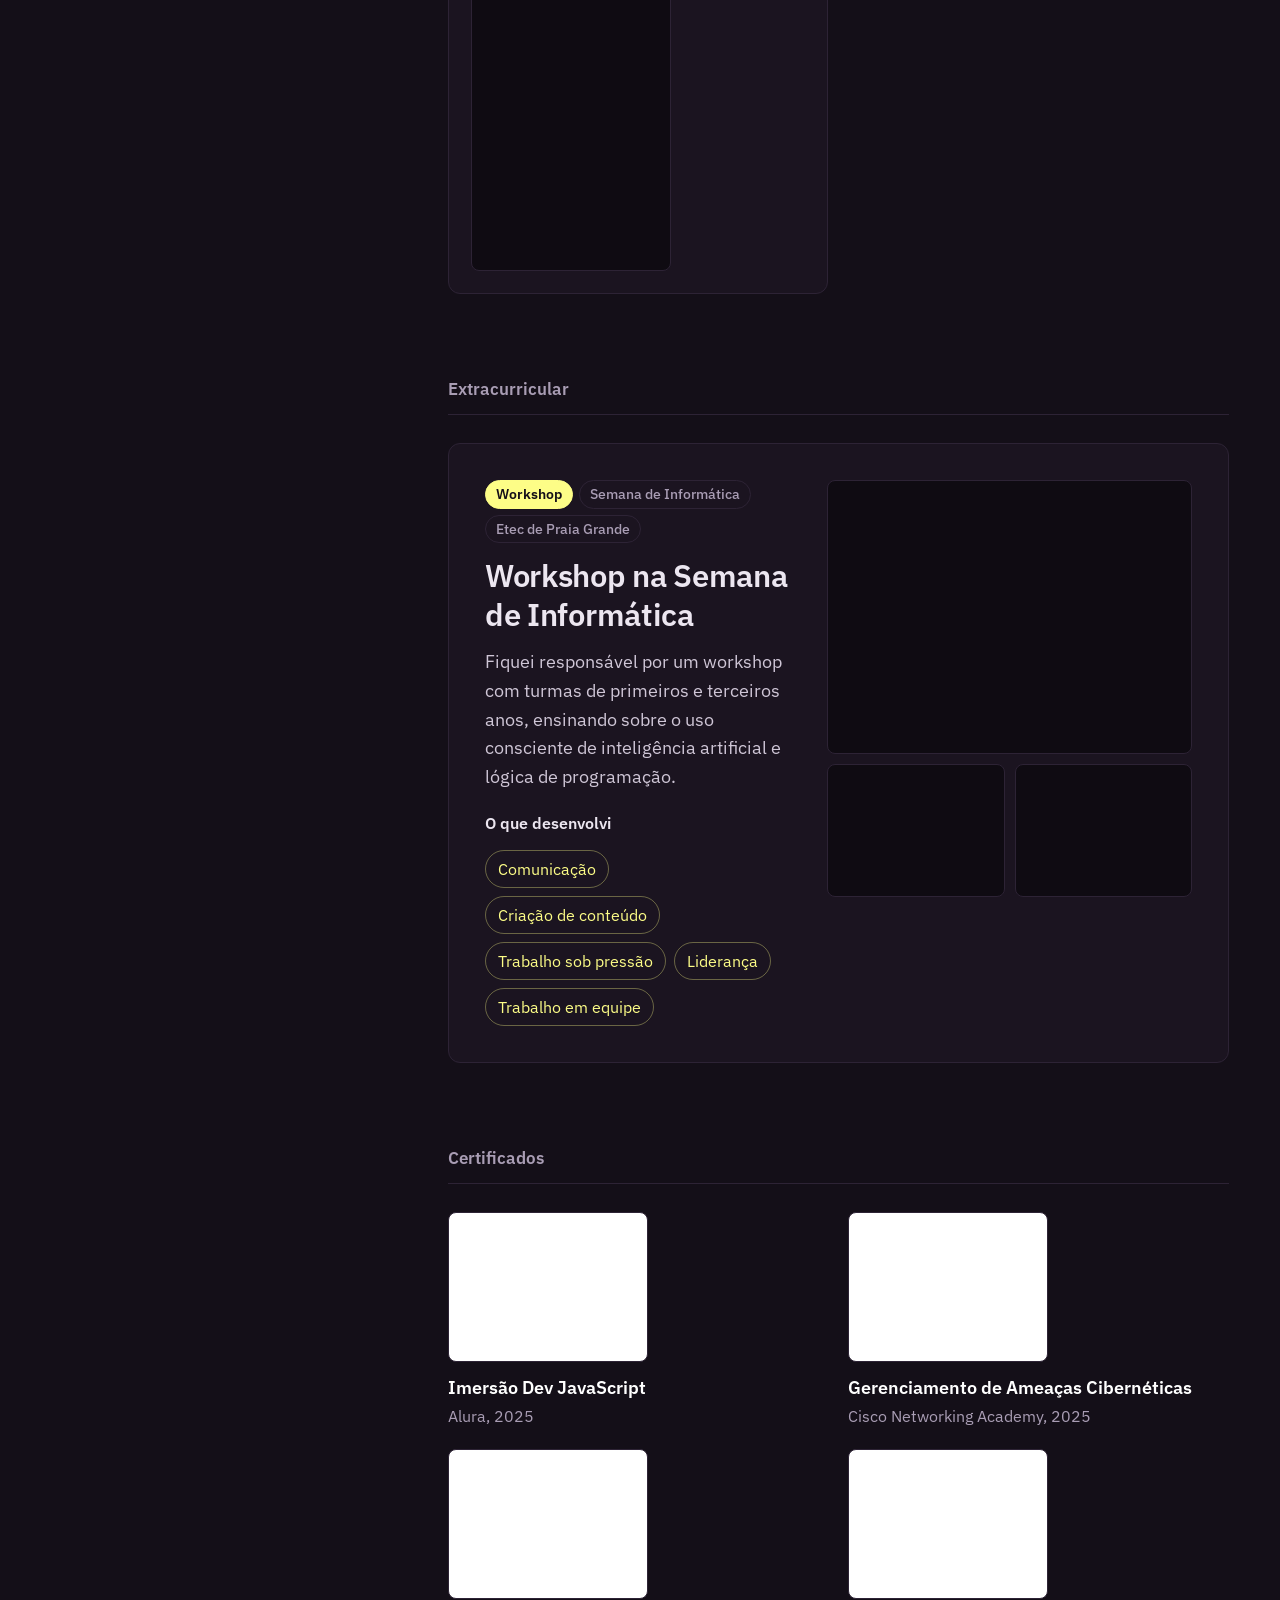
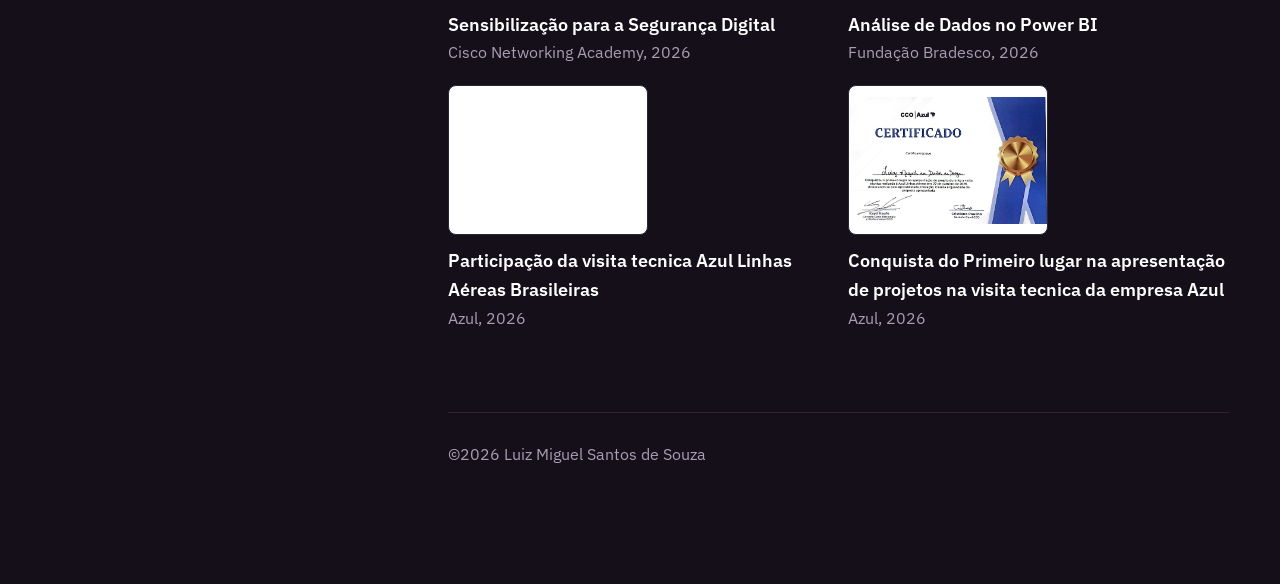
<file: projetos.html>
<!DOCTYPE html>
<html lang="pt-BR">
<head>
  <meta charset="UTF-8">
  <meta http-equiv="refresh" content="0; url=index.html#projetos">
  <title>Projetos · Luiz Miguel Santos de Souza</title>
</head>
<body>
  <p><a href="index.html#projetos">Ver projetos</a></p>
</body>
</html>
</file>
<file: style/style.css>
:root {
  --fundo: #140f18;
  --superficie: #1b1420;
  --linha: #2d2335;
  --texto: #ece6f0;
  --suave: #a99db4;
  --roxo: #b84dff;
  --roxo-fundo: rgba(184, 77, 255, 0.12);
  --amarelo: #fdfd87;
  --raio: 12px;
  --lateral: clamp(320px, 31vw, 460px);
  --margem: clamp(20px, 4vw, 64px);
}

* { margin: 0; padding: 0; box-sizing: border-box; }

html { font-size: 112.5%; scroll-behavior: smooth; scroll-padding-top: 24px; }

body {
  background: var(--fundo);
  color: var(--texto);
  font-family: "IBM Plex Sans", system-ui, sans-serif;
  font-size: 1rem;
  line-height: 1.6;
  display: grid;
  grid-template-columns: var(--lateral) minmax(0, 1fr);
  min-height: 100vh;
}

a { color: inherit; }
img { max-width: 100%; }
strong { font-weight: 600; color: #fff; }

:focus-visible { outline: 2px solid var(--amarelo); outline-offset: 3px; border-radius: 4px; }

.pular {
  position: absolute;
  left: 16px;
  top: -60px;
  background: var(--amarelo);
  color: var(--fundo);
  padding: 8px 14px;
  border-radius: 6px;
  z-index: 100;
  text-decoration: none;
  font-weight: 600;
}
.pular:focus { top: 16px; }

.lateral {
  position: sticky;
  top: 0;
  height: 100vh;
  padding: clamp(32px, 6vh, 64px) var(--margem) 32px;
  border-right: 1px solid var(--linha);
  display: flex;
  flex-direction: column;
  gap: 36px;
  overflow-y: auto;
}

.foto {
  width: 96px;
  height: 96px;
  border-radius: 50%;
  background: url("../src/fotominha.png") center/cover no-repeat;
  box-shadow: 0 0 0 2px var(--fundo), 0 0 0 4px var(--roxo);
  margin-bottom: 24px;
}

.lateral h1 {
  font-size: clamp(1.7rem, 2.3vw, 2.25rem);
  font-weight: 700;
  line-height: 1.15;
  letter-spacing: -0.02em;
}

.cargo {
  font-family: "VT323", monospace;
  font-size: 1.6rem;
  line-height: 1.2;
  color: var(--amarelo);
  margin-top: 10px;
}

.cursor {
  display: inline-block;
  width: 0.55em;
  height: 1em;
  margin-left: 4px;
  vertical-align: -0.12em;
  background: var(--amarelo);
  animation: piscar 1.1s steps(1) infinite;
}
@keyframes piscar { 50% { opacity: 0; } }

.intro { color: var(--suave); margin-top: 16px; max-width: 34ch; }

.menu { display: flex; flex-direction: column; gap: 2px; }
.menu a {
  text-decoration: none;
  color: var(--suave);
  padding: 7px 0 7px 16px;
  border-left: 2px solid var(--linha);
  transition: color 0.2s, border-color 0.2s;
}
.menu a:hover { color: var(--texto); }
.menu a.ativo { color: var(--texto); border-left-color: var(--roxo); }

.contatos { margin-top: auto; display: flex; align-items: center; gap: 6px; flex-wrap: wrap; }
.contatos a, .contatos button {
  display: inline-flex;
  align-items: center;
  gap: 8px;
  color: var(--suave);
  background: none;
  border: 1px solid transparent;
  border-radius: 8px;
  padding: 8px;
  font: inherit;
  font-size: 0.85rem;
  cursor: pointer;
  text-decoration: none;
  transition: color 0.2s, border-color 0.2s;
}
.contatos a:hover, .contatos button:hover { color: var(--texto); border-color: var(--linha); }
.contatos svg { width: 20px; height: 20px; fill: currentColor; flex: none; }

main {
  padding: clamp(32px, 6vh, 64px) var(--margem) 0;
  min-width: 0;
}

.secao { padding-bottom: clamp(56px, 9vh, 96px); }

.secao h2 {
  font-size: 0.95rem;
  font-weight: 600;
  color: var(--suave);
  padding-bottom: 12px;
  border-bottom: 1px solid var(--linha);
  margin-bottom: 28px;
}

.subtitulo { font-size: 1.05rem; font-weight: 600; margin: 40px 0 16px; }

.sobre {
  display: grid;
  grid-template-columns: minmax(0, 1.6fr) minmax(240px, 1fr);
  gap: clamp(24px, 4vw, 56px);
  align-items: start;
}
.sobre-texto { display: grid; gap: 16px; max-width: 68ch; font-size: 1.05rem; color: #d8d0de; }

.fatos { display: grid; gap: 18px; padding-left: 24px; border-left: 1px solid var(--linha); }
.fatos dt { font-size: 0.82rem; color: var(--suave); }
.fatos dd { margin-top: 2px; }

.habilidades {
  display: grid;
  grid-template-columns: repeat(auto-fill, minmax(260px, 1fr));
  gap: 28px 40px;
}
.grupo h3 { font-size: 0.95rem; font-weight: 600; margin-bottom: 10px; }

.techs { list-style: none; display: flex; flex-wrap: wrap; gap: 6px; }
.techs li {
  font-family: "VT323", monospace;
  font-size: 1.12rem;
  line-height: 1;
  padding: 5px 9px 4px;
  border-radius: 6px;
  background: var(--roxo-fundo);
  color: #d9a8ff;
}

.soft {
  list-style: none;
  display: grid;
  grid-template-columns: repeat(auto-fill, minmax(240px, 1fr));
  gap: 20px 40px;
}
.soft li { display: grid; gap: 2px; }
.soft span { color: var(--suave); font-size: 0.95rem; }

.grade {
  display: grid;
  grid-template-columns: repeat(auto-fit, minmax(min(100%, 340px), 1fr));
  gap: 20px;
}

.projeto {
  background: var(--superficie);
  border: 1px solid var(--linha);
  border-radius: var(--raio);
  padding: 22px;
  display: flex;
  flex-direction: column;
  gap: 12px;
  transition: border-color 0.2s;
}
.projeto:hover { border-color: #4a3a57; }
.projeto h3 { font-size: 1.25rem; font-weight: 600; line-height: 1.25; }

.projeto.destaque {
  display: grid;
  grid-template-columns: minmax(0, 1fr) minmax(0, 1.2fr);
  gap: clamp(24px, 3vw, 44px);
  padding: clamp(22px, 3vw, 36px);
}
.projeto.destaque h3 { font-size: clamp(1.6rem, 2.4vw, 2.1rem); letter-spacing: -0.01em; }
.projeto-info { display: flex; flex-direction: column; gap: 14px; }

.resumo { color: #cfc6d6; }
.pontos { padding-left: 18px; color: var(--suave); display: grid; gap: 6px; font-size: 0.95rem; }
.pontos li::marker { color: var(--roxo); }

.selos { display: flex; flex-wrap: wrap; gap: 6px; }
.selo {
  font-size: 0.78rem;
  font-weight: 500;
  padding: 2px 10px;
  border-radius: 99px;
  border: 1px solid var(--linha);
  color: var(--suave);
}
.selo.forte { background: var(--amarelo); border-color: var(--amarelo); color: var(--fundo); font-weight: 600; }

.rotulo { font-size: 0.9rem; font-weight: 600; margin-top: 4px; }
.competencias { list-style: none; display: flex; flex-wrap: wrap; gap: 8px; }
.competencias li { font-size: 0.9rem; padding: 5px 12px; border-radius: 99px; border: 1px solid rgba(253, 253, 135, 0.35); color: var(--amarelo); }

.links { display: flex; flex-wrap: wrap; gap: 10px; margin-top: 4px; }
.botao {
  display: inline-block;
  text-decoration: none;
  font-weight: 600;
  font-size: 0.92rem;
  padding: 9px 18px;
  border-radius: 8px;
  background: var(--roxo);
  color: #fff;
  border: 1px solid var(--roxo);
  transition: background 0.2s, color 0.2s, border-color 0.2s;
}
.botao:hover { background: #c873ff; border-color: #c873ff; }
.botao.contorno { background: transparent; color: #d9a8ff; border-color: var(--linha); }
.botao.contorno:hover { border-color: var(--roxo); color: #fff; }

.prints { display: grid; grid-template-columns: repeat(3, minmax(0, 1fr)); gap: 10px; margin-top: auto; }
.prints:has(.print:only-child) { grid-template-columns: minmax(0, 200px); }
.projeto.destaque .prints { grid-template-columns: repeat(2, minmax(0, 1fr)); margin-top: 0; align-content: start; }
.projeto.destaque .prints .print:first-child { grid-column: 1 / -1; }

.print {
  position: relative;
  border-radius: 8px;
  overflow: hidden;
  background: #0f0b12;
  border: 1px solid var(--linha);
  aspect-ratio: 16 / 10;
  cursor: zoom-in;
}
.prints[data-formato="celular"] .print { aspect-ratio: 9 / 16; }
.prints[data-formato="foto"] .print { aspect-ratio: 4 / 3; }
.print img { width: 100%; height: 100%; object-fit: cover; object-position: top; display: block; }
.prints[data-formato="foto"] .print img { object-position: center; }

.print.vazio {
  cursor: default;
  border: 1px dashed #4a3a57;
  background: var(--fundo);
  display: flex;
  flex-direction: column;
  align-items: center;
  justify-content: center;
  padding: 8px;
  text-align: center;
}
.print.vazio img { display: none; }
.print.vazio figcaption { font-size: 0.72rem; color: var(--suave); line-height: 1.35; word-break: break-all; }
.print.vazio figcaption strong { display: block; font-size: 1.1em; color: #d9a8ff; word-break: normal; margin-bottom: 2px; }

.certificados { grid-template-columns: repeat(auto-fill, minmax(min(100%, 280px), 1fr)); }
.certificado { display: grid; gap: 12px; }
.certificado .prints { grid-template-columns: 1fr; }
.certificado .print { aspect-ratio: 4 / 3; background: #fff; }
.certificado .print img { object-fit: contain; object-position: center; }
.certificado figcaption { display: grid; }
.certificado figcaption span { color: var(--suave); font-size: 0.9rem; }

footer {
  border-top: 1px solid var(--linha);
  padding: 28px 0 36px;
  color: var(--suave);
  font-size: 0.9rem;
}

.lightbox {
  position: fixed;
  inset: 0;
  z-index: 50;
  background: rgba(10, 7, 12, 0.94);
  display: flex;
  align-items: center;
  justify-content: center;
  padding: 24px;
  cursor: zoom-out;
}
.lightbox[hidden] { display: none; }
.lightbox img { max-width: 100%; max-height: 100%; border-radius: 8px; }
.lightbox-fechar {
  position: absolute;
  top: 12px;
  right: 18px;
  background: none;
  border: none;
  color: #fff;
  font-size: 2.4rem;
  line-height: 1;
  cursor: pointer;
}

.aviso {
  position: fixed;
  bottom: 24px;
  left: 50%;
  transform: translateX(-50%);
  background: var(--texto);
  color: var(--fundo);
  font-weight: 600;
  padding: 10px 18px;
  border-radius: 8px;
  z-index: 60;
}
.aviso[hidden] { display: none; }

@media (max-width: 1180px) {
  .sobre { grid-template-columns: 1fr; }
  .fatos { grid-template-columns: repeat(auto-fill, minmax(220px, 1fr)); border-left: 0; padding-left: 0; padding-top: 20px; border-top: 1px solid var(--linha); }
  .projeto.destaque { grid-template-columns: 1fr; }
}

@media (max-width: 900px) {
  body { display: flex; flex-direction: column; }
  .lateral { display: contents; }
  .lateral-topo { order: 1; padding: 40px var(--margem) 0; }
  .contatos { order: 2; margin: 16px 0 0; padding: 0 calc(var(--margem) - 8px) 20px; }
  .menu {
    order: 3;
    position: sticky;
    top: 0;
    z-index: 20;
    flex-direction: row;
    gap: 4px;
    overflow-x: auto;
    padding: 10px var(--margem);
    background: rgba(20, 15, 24, 0.92);
    backdrop-filter: blur(8px);
    border-top: 1px solid var(--linha);
    border-bottom: 1px solid var(--linha);
    scrollbar-width: none;
  }
  .menu::-webkit-scrollbar { display: none; }
  .menu a { border-left: 0; padding: 6px 12px; border-radius: 99px; white-space: nowrap; }
  .menu a.ativo { background: var(--roxo-fundo); }
  main { order: 4; padding-top: 40px; }
  .foto { width: 80px; height: 80px; margin-bottom: 18px; }
  .intro { max-width: 60ch; }
  html { scroll-padding-top: 70px; }
}

@media (max-width: 560px) {
  html { font-size: 106.25%; }
  .email-texto { display: none; }
  .prints[data-formato="tela"] { grid-template-columns: 1fr; }
  .projeto.destaque .prints { grid-template-columns: 1fr; }
  .projeto { padding: 18px; }
}

@media (prefers-reduced-motion: reduce) {
  html { scroll-behavior: auto; }
  .cursor { animation: none; }
  * { transition: none !important; }
}
</file>
